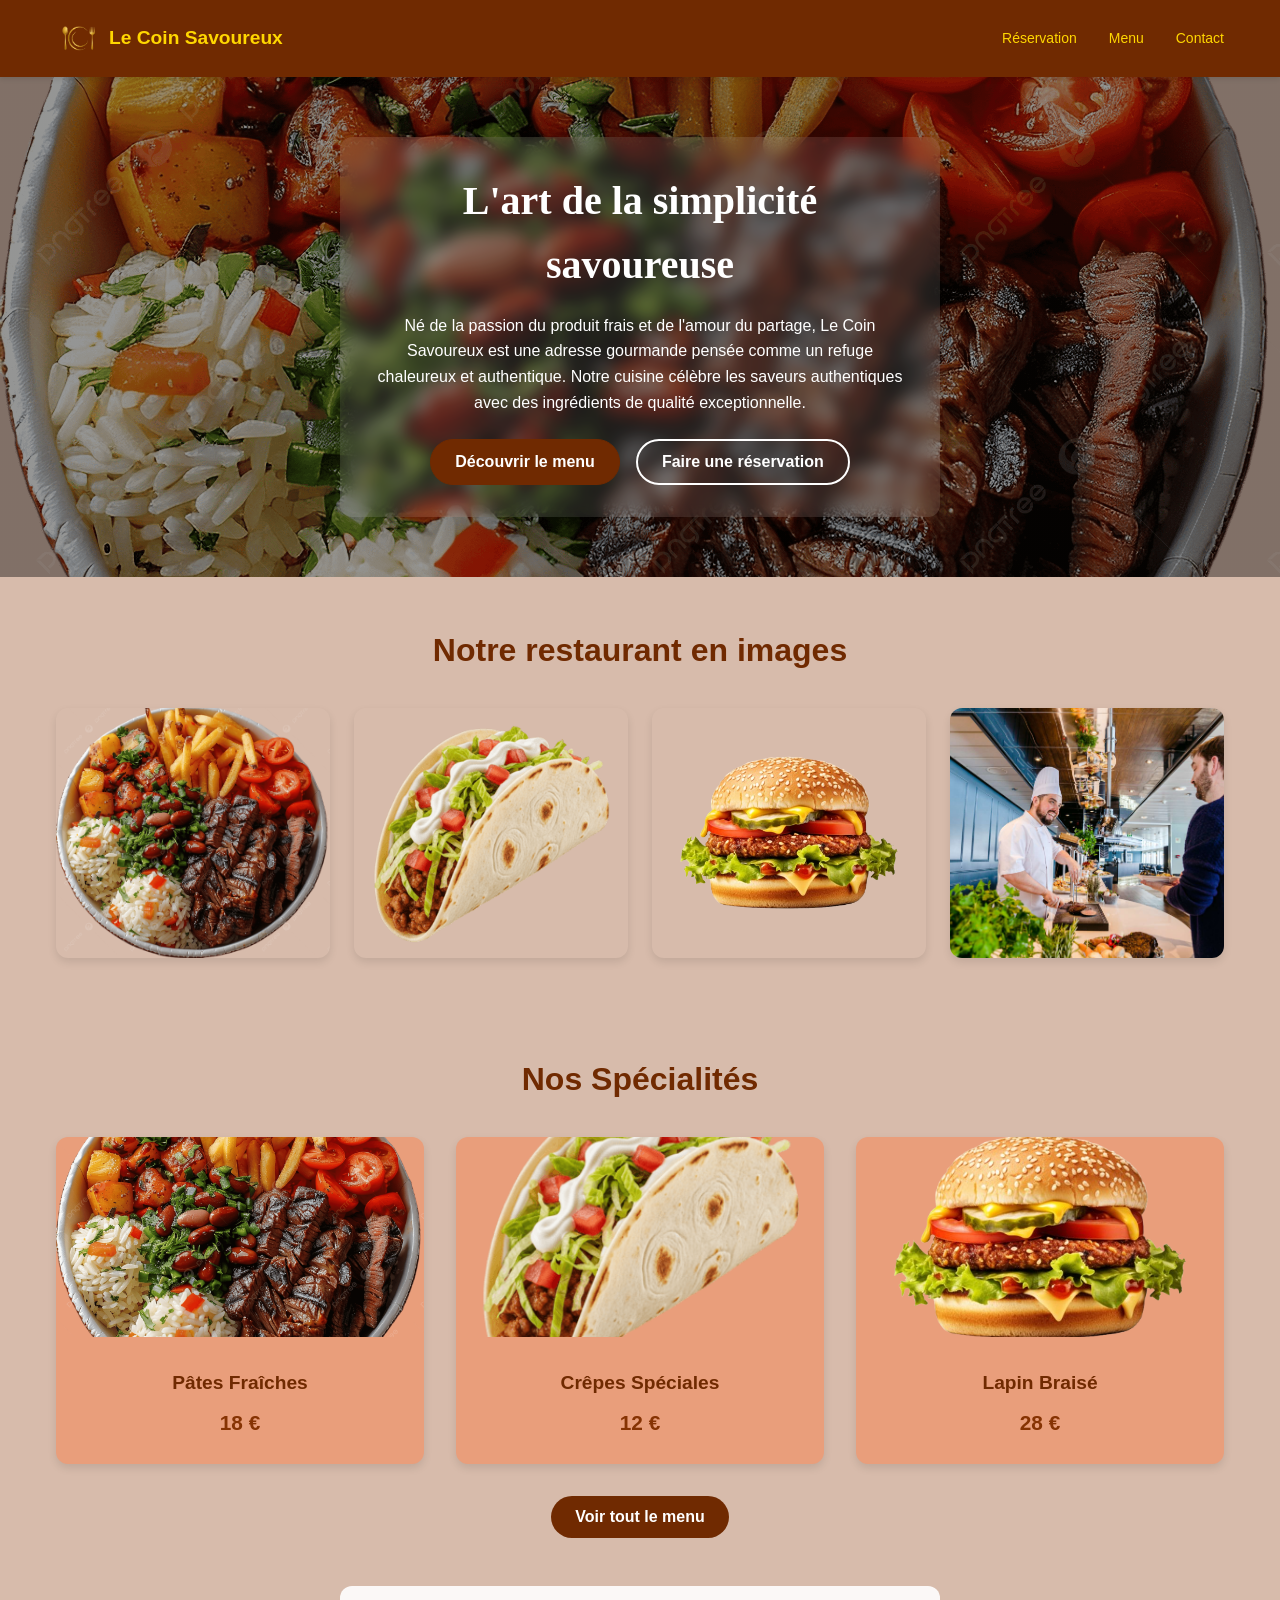
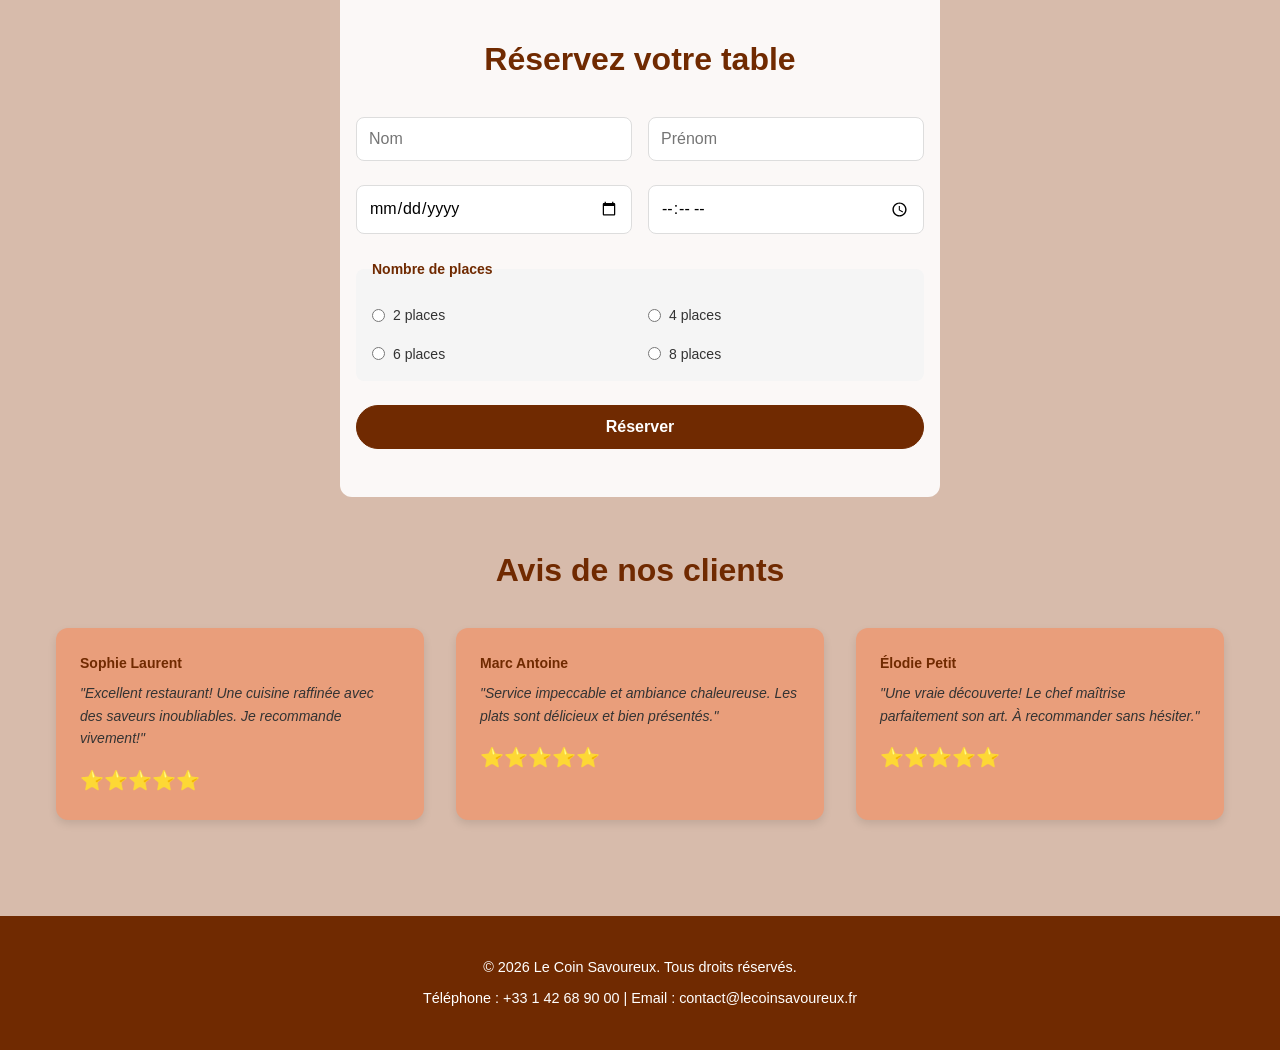
<file: index.html>
<!DOCTYPE html>
<html lang="fr">
<head>
    <meta charset="UTF-8">
    <meta name="viewport" content="width=device-width, initial-scale=1.0">
    <meta name="description" content="Le Coin Savoureux - Restaurant gastronomique français avec produits frais et de saison">
    <title>Le Coin Savoureux - Restaurant Gastronomique</title>
    <link rel="stylesheet" href="styles.css">
</head>
<body>
    <nav class="navbar">
        <div class="navbar-container">
            <div class="logo">
                <img src="log.png" alt="Logo Le Coin Savoureux">
                <p>Le Coin Savoureux</p>
            </div>
            <button class="menu-toggle" id="menuToggle" aria-label="Toggle menu">
                <span></span>
                <span></span>
                <span></span>
            </button>
            <ul class="nav-menu" id="navMenu">
                <li><a href="#order" class="nav-link">Réservation</a></li>
                <li><a href="menu.html" class="nav-link">Menu</a></li>
                <li><a href="contact.html" class="nav-link">Contact</a></li>
            </ul>
        </div>
    </nav>

    <section class="hero">
        <div class="hero-content">
            <h1>L'art de la simplicité savoureuse</h1>
            <p>Né de la passion du produit frais et de l'amour du partage, Le Coin Savoureux est une adresse gourmande pensée comme un refuge chaleureux et authentique. Notre cuisine célèbre les saveurs authentiques avec des ingrédients de qualité exceptionnelle.</p>
            <div class="hero-buttons">
                <button class="btn btn-primary" onclick="window.location.href='menu.html'">Découvrir le menu</button>
                <button class="btn btn-secondary" onclick="document.getElementById('order').scrollIntoView({behavior: 'smooth'})">Faire une réservation</button>
            </div>
        </div>
    </section>

    <section class="gallery-section">
        <h2>Notre restaurant en images</h2>
        <div class="gallery-grid">
            <img src="pngtree-delicious-african-food-png-image_16499233.png" alt="Plat africain délicieux">
            <img src="stuffed-tortilla-wrap-filled-vegetables-meat-casual-street-food-free-png.webp" alt="Wrap farci aux légumes et viande">
            <img src="tasty-veggie-burger-with-lettuce-hd-transparent-background-701751710854222jexbgxdzgh-removebg-preview.png" alt="Burger végétarien savoureux">
            <img src="QQL9344-1600px.jpg" alt="Présentation du plat">
        </div>
    </section>

    <section class="menu-preview-section">
        <h2>Nos Spécialités</h2>
        <div class="menu-preview">
            <div class="menu-card">
                <img src="pngtree-delicious-african-food-png-image_16499233.png" alt="Pâtes fraîches">
                <div class="menu-info">
                    <h3>Pâtes Fraîches</h3>
                    <p class="price">18 €</p>
                </div>
            </div>
            <div class="menu-card">
                <img src="stuffed-tortilla-wrap-filled-vegetables-meat-casual-street-food-free-png.webp" alt="Crêpes spéciales">
                <div class="menu-info">
                    <h3>Crêpes Spéciales</h3>
                    <p class="price">12 €</p>
                </div>
            </div>
            <div class="menu-card">
                <img src="tasty-veggie-burger-with-lettuce-hd-transparent-background-701751710854222jexbgxdzgh-removebg-preview.png" alt="Lapin braisé">
                <div class="menu-info">
                    <h3>Lapin Braisé</h3>
                    <p class="price">28 €</p>
                </div>
            </div>
        </div>
        <div class="btn-container">
            <button class="btn btn-see-more" onclick="window.location.href='menu.html'">Voir tout le menu</button>
        </div>
    </section>

    <section class="reservation-section" id="order">
        <h2>Réservez votre table</h2>
        <form class="reservation-form">
            <div class="form-group">
                <input type="text" placeholder="Nom" required aria-label="Votre nom">
                <input type="text" placeholder="Prénom" required aria-label="Votre prénom">
            </div>
            <div class="form-group">
                <input type="date" required aria-label="Date de réservation">
                <input type="time" required aria-label="Heure de réservation">
            </div>
            <fieldset class="form-group seats">
                <legend>Nombre de places</legend>
                <div class="radio-group">
                    <label><input type="radio" name="seats" value="2"> 2 places</label>
                    <label><input type="radio" name="seats" value="4"> 4 places</label>
                    <label><input type="radio" name="seats" value="6"> 6 places</label>
                    <label><input type="radio" name="seats" value="8"> 8 places</label>
                </div>
            </fieldset>
            <button type="submit" class="btn btn-primary">Réserver</button>
        </form>
    </section>

    <section class="reviews-section">
        <h2>Avis de nos clients</h2>
        <div class="reviews-grid">
            <div class="review-card">
                <p class="reviewer-name">Sophie Laurent</p>
                <p class="review-text">"Excellent restaurant! Une cuisine raffinée avec des saveurs inoubliables. Je recommande vivement!"</p>
                <p class="rating">⭐⭐⭐⭐⭐</p>
            </div>
            <div class="review-card">
                <p class="reviewer-name">Marc Antoine</p>
                <p class="review-text">"Service impeccable et ambiance chaleureuse. Les plats sont délicieux et bien présentés."</p>
                <p class="rating">⭐⭐⭐⭐⭐</p>
            </div>
            <div class="review-card">
                <p class="reviewer-name">Élodie Petit</p>
                <p class="review-text">"Une vraie découverte! Le chef maîtrise parfaitement son art. À recommander sans hésiter."</p>
                <p class="rating">⭐⭐⭐⭐⭐</p>
            </div>
        </div>
    </section>

    <footer>
        <p>&copy; 2026 Le Coin Savoureux. Tous droits réservés.</p>
        <p>Téléphone : +33 1 42 68 90 00 | Email : contact@lecoinsavoureux.fr</p>
    </footer>

    <script>
        // Mobile menu toggle
        const menuToggle = document.getElementById('menuToggle');
        const navMenu = document.getElementById('navMenu');
        
        menuToggle.addEventListener('click', () => {
            navMenu.classList.toggle('active');
        });

        // Close menu when clicking on links
        document.querySelectorAll('.nav-link').forEach(link => {
            link.addEventListener('click', () => {
                navMenu.classList.remove('active');
            });
        });
    </script>
</body>
</html>
</file>
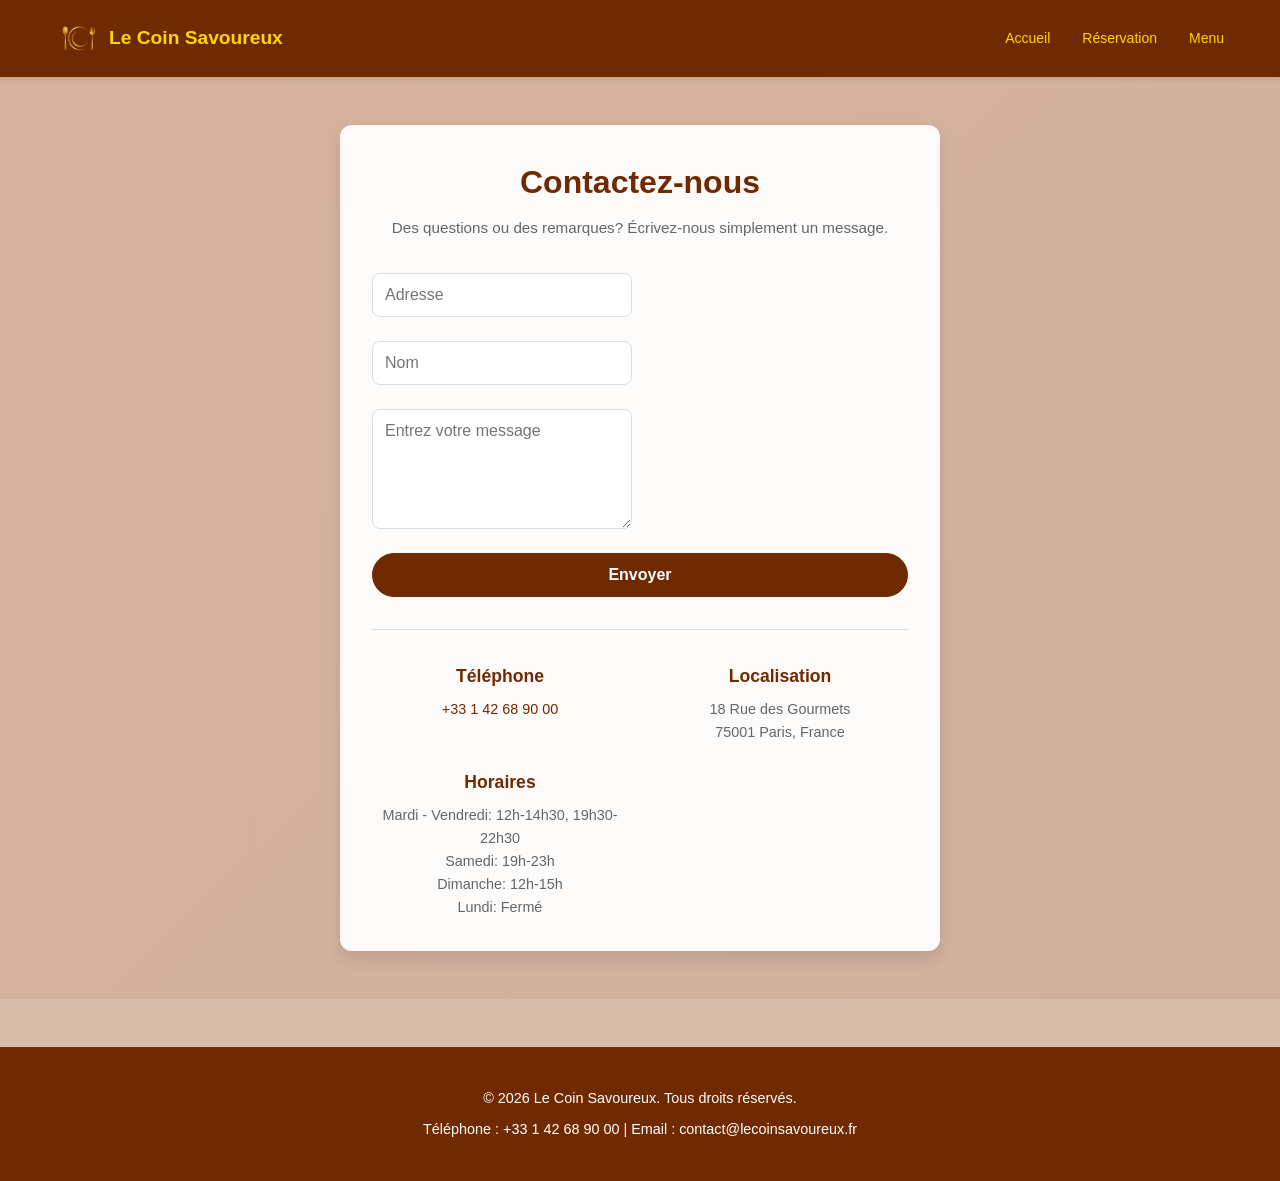
<file: contact.html>
<!DOCTYPE html>
<html lang="fr">
<head>
    <meta charset="UTF-8">
    <meta name="viewport" content="width=device-width, initial-scale=1.0">
    <meta name="description" content="Contactez Le Coin Savoureux - Restaurant gastronomique">
    <title>Contact - Le Coin Savoureux</title>
    <link rel="stylesheet" href="styles.css">
    <link rel="stylesheet" href="contact.css">
</head>
<body>
    <nav class="navbar">
        <div class="navbar-container">
            <div class="logo">
                <img src="log.png" alt="Logo Le Coin Savoureux">
                <p>Le Coin Savoureux</p>
            </div>
            <button class="menu-toggle" id="menuToggle" aria-label="Toggle menu">
                <span></span>
                <span></span>
                <span></span>
            </button>
            <ul class="nav-menu" id="navMenu">
                <li><a href="index.html" class="nav-link">Accueil</a></li>
                <li><a href="index.html#order" class="nav-link">Réservation</a></li>
                <li><a href="menu.html" class="nav-link">Menu</a></li>
            </ul>
        </div>
    </nav>

    <section class="contact-section">
        <div class="contact-container">
            <h1>Contactez-nous</h1>
            <p class="contact-intro">Des questions ou des remarques? Écrivez-nous simplement un message.</p>

            <form class="contact-form" id="contactForm">
                <div class="form-group">
                    <input type="text" placeholder="Adresse" required aria-label="Votre adresse email">
                </div>
                <div class="form-group">
                    <input type="text" placeholder="Nom" required aria-label="Votre nom">
                </div>
                <div class="form-group">
                    <textarea placeholder="Entrez votre message" rows="5" required aria-label="Votre message"></textarea>
                </div>
                <button type="submit" class="btn btn-primary">Envoyer</button>
            </form>

            <div class="contact-info">
                <div class="info-block">
                    <h3>Téléphone</h3>
                    <p><a href="tel:+33142689000">+33 1 42 68 90 00</a></p>
                </div>
                <div class="info-block">
                    <h3>Localisation</h3>
                    <p>18 Rue des Gourmets<br>75001 Paris, France</p>
                </div>
                <div class="info-block">
                    <h3>Horaires</h3>
                    <p>Mardi - Vendredi: 12h-14h30, 19h30-22h30<br>Samedi: 19h-23h<br>Dimanche: 12h-15h<br>Lundi: Fermé</p>
                </div>
            </div>
        </div>
    </section>

    <footer>
        <p>&copy; 2026 Le Coin Savoureux. Tous droits réservés.</p>
        <p>Téléphone : +33 1 42 68 90 00 | Email : contact@lecoinsavoureux.fr</p>
    </footer>

    <script>
        // Mobile menu toggle
        const menuToggle = document.getElementById('menuToggle');
        const navMenu = document.getElementById('navMenu');
        
        menuToggle.addEventListener('click', () => {
            navMenu.classList.toggle('active');
        });

        // Close menu when clicking on links
        document.querySelectorAll('.nav-link').forEach(link => {
            link.addEventListener('click', () => {
                navMenu.classList.remove('active');
            });
        });

        // Form submission
        document.getElementById('contactForm').addEventListener('submit', function(e) {
            e.preventDefault();
            alert('Merci pour votre message! Nous vous recontacterons bientôt.');
            this.reset();
        });
    </script>
</body>
</html>
</file>
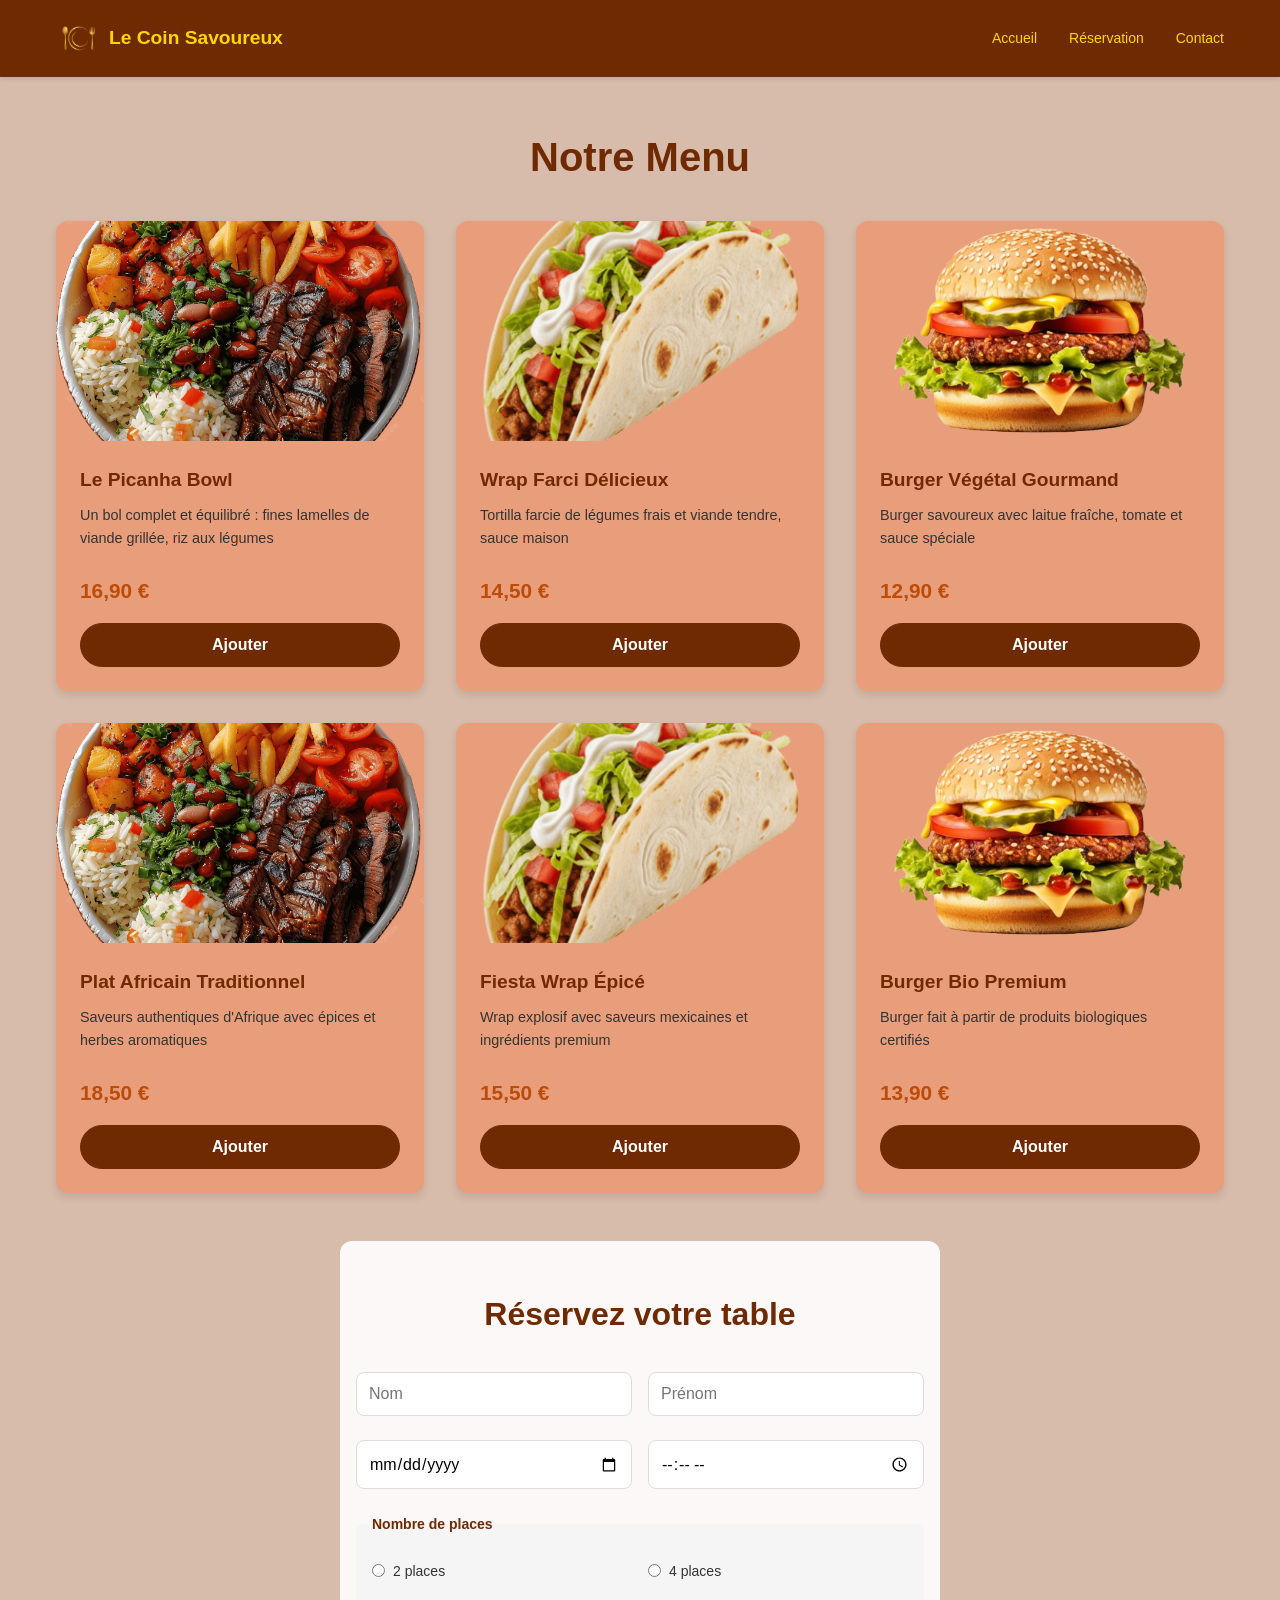
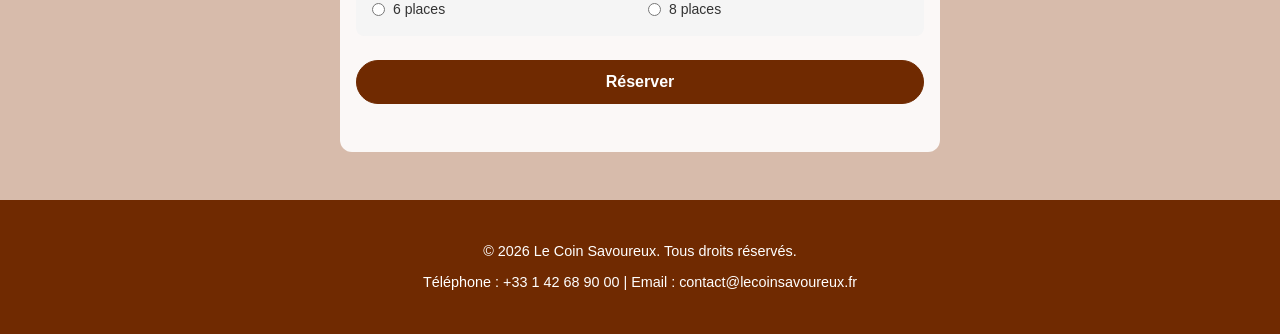
<file: menu.html>
<!DOCTYPE html>
<html lang="fr">
<head>
    <meta charset="UTF-8">
    <meta name="viewport" content="width=device-width, initial-scale=1.0">
    <meta name="description" content="Menu complet du Coin Savoureux - Restaurant gastronomique">
    <title>Menu - Le Coin Savoureux</title>
    <link rel="stylesheet" href="styles.css">
    <link rel="stylesheet" href="menu.css">
</head>
<body>
    <nav class="navbar">
        <div class="navbar-container">
            <div class="logo">
                <img src="log.png" alt="Logo Le Coin Savoureux">
                <p>Le Coin Savoureux</p>
            </div>
            <button class="menu-toggle" id="menuToggle" aria-label="Toggle menu">
                <span></span>
                <span></span>
                <span></span>
            </button>
            <ul class="nav-menu" id="navMenu">
                <li><a href="index.html" class="nav-link">Accueil</a></li>
                <li><a href="index.html#order" class="nav-link">Réservation</a></li>
                <li><a href="contact.html" class="nav-link">Contact</a></li>
            </ul>
        </div>
    </nav>

    <section class="menu-section">
        <h1>Notre Menu</h1>
        <div class="menu-grid">
            <div class="menu-item">
                <img src="pngtree-delicious-african-food-png-image_16499233.png" alt="Le Picanha Bowl">
                <div class="item-info">
                    <h3>Le Picanha Bowl</h3>
                    <p>Un bol complet et équilibré : fines lamelles de viande grillée, riz aux légumes</p>
                    <p class="price">16,90 €</p>
                    <button class="btn btn-primary">Ajouter</button>
                </div>
            </div>

            <div class="menu-item">
                <img src="stuffed-tortilla-wrap-filled-vegetables-meat-casual-street-food-free-png.webp" alt="Wrap Farci">
                <div class="item-info">
                    <h3>Wrap Farci Délicieux</h3>
                    <p>Tortilla farcie de légumes frais et viande tendre, sauce maison</p>
                    <p class="price">14,50 €</p>
                    <button class="btn btn-primary">Ajouter</button>
                </div>
            </div>

            <div class="menu-item">
                <img src="tasty-veggie-burger-with-lettuce-hd-transparent-background-701751710854222jexbgxdzgh-removebg-preview.png" alt="Burger Végétal">
                <div class="item-info">
                    <h3>Burger Végétal Gourmand</h3>
                    <p>Burger savoureux avec laitue fraîche, tomate et sauce spéciale</p>
                    <p class="price">12,90 €</p>
                    <button class="btn btn-primary">Ajouter</button>
                </div>
            </div>

            <div class="menu-item">
                <img src="pngtree-delicious-african-food-png-image_16499233.png" alt="Plat Africain">
                <div class="item-info">
                    <h3>Plat Africain Traditionnel</h3>
                    <p>Saveurs authentiques d'Afrique avec épices et herbes aromatiques</p>
                    <p class="price">18,50 €</p>
                    <button class="btn btn-primary">Ajouter</button>
                </div>
            </div>

            <div class="menu-item">
                <img src="stuffed-tortilla-wrap-filled-vegetables-meat-casual-street-food-free-png.webp" alt="Fiesta Wrap">
                <div class="item-info">
                    <h3>Fiesta Wrap Épicé</h3>
                    <p>Wrap explosif avec saveurs mexicaines et ingrédients premium</p>
                    <p class="price">15,50 €</p>
                    <button class="btn btn-primary">Ajouter</button>
                </div>
            </div>

            <div class="menu-item">
                <img src="tasty-veggie-burger-with-lettuce-hd-transparent-background-701751710854222jexbgxdzgh-removebg-preview.png" alt="Burger Bio">
                <div class="item-info">
                    <h3>Burger Bio Premium</h3>
                    <p>Burger fait à partir de produits biologiques certifiés</p>
                    <p class="price">13,90 €</p>
                    <button class="btn btn-primary">Ajouter</button>
                </div>
            </div>
        </div>
    </section>

    <section class="reservation-section" id="order">
        <h2>Réservez votre table</h2>
        <form class="reservation-form">
            <div class="form-group">
                <input type="text" placeholder="Nom" required aria-label="Votre nom">
                <input type="text" placeholder="Prénom" required aria-label="Votre prénom">
            </div>
            <div class="form-group">
                <input type="date" required aria-label="Date de réservation">
                <input type="time" required aria-label="Heure de réservation">
            </div>
            <fieldset class="form-group seats">
                <legend>Nombre de places</legend>
                <div class="radio-group">
                    <label><input type="radio" name="seats" value="2"> 2 places</label>
                    <label><input type="radio" name="seats" value="4"> 4 places</label>
                    <label><input type="radio" name="seats" value="6"> 6 places</label>
                    <label><input type="radio" name="seats" value="8"> 8 places</label>
                </div>
            </fieldset>
            <button type="submit" class="btn btn-primary">Réserver</button>
        </form>
    </section>

    <footer>
        <p>&copy; 2026 Le Coin Savoureux. Tous droits réservés.</p>
        <p>Téléphone : +33 1 42 68 90 00 | Email : contact@lecoinsavoureux.fr</p>
    </footer>

    <script>
        // Mobile menu toggle
        const menuToggle = document.getElementById('menuToggle');
        const navMenu = document.getElementById('navMenu');
        
        menuToggle.addEventListener('click', () => {
            navMenu.classList.toggle('active');
        });

        // Close menu when clicking on links
        document.querySelectorAll('.nav-link').forEach(link => {
            link.addEventListener('click', () => {
                navMenu.classList.remove('active');
            });
        });
    </script>
</body>
</html>
</file>
<file: styles.css>
:root {
    --primary-color: #702a01;
    --secondary-color: #863303;
    --accent-color: #bd4b09;
    --text-light: #f7f4f4;
    --text-dark: #333;
    --bg-light: #86330354;
    --border-radius: 12px;
}

* {
    margin: 0;
    padding: 0;
    box-sizing: border-box;
}

html {
    scroll-behavior: smooth;
}

body {
    font-family: 'Poppins', sans-serif;
    font-size: 14px;
    background-color: var(--bg-light);
    color: var(--text-dark);
    line-height: 1.6;
}

/* Navigation */
.navbar {
    background-color: var(--primary-color);
    color: gold;
    padding: 0;
    position: sticky;
    top: 0;
    z-index: 100;
    box-shadow: 0 2px 5px rgba(0, 0, 0, 0.1);
}

.navbar-container {
    max-width: 1200px;
    margin: 0 auto;
    display: flex;
    justify-content: space-between;
    align-items: center;
    padding: 1rem;
}

.logo {
    display: flex;
    align-items: center;
    gap: 0.5rem;
    font-weight: bold;
    font-size: 1.2rem;
}

.logo img {
    height: 45px;
    width: auto;
}

.menu-toggle {
    display: none;
    background: none;
    border: none;
    cursor: pointer;
    flex-direction: column;
    gap: 5px;
}

.menu-toggle span {
    width: 25px;
    height: 3px;
    background-color: gold;
    border-radius: 2px;
    transition: 0.3s;
}

.nav-menu {
    display: flex;
    gap: 2rem;
    list-style: none;
}

.nav-link {
    color: gold;
    text-decoration: none;
    transition: color 0.3s;
}

.nav-link:hover {
    color: #fff;
}

/* Hero Section */
.hero {
    background: linear-gradient(rgba(0, 0, 0, 0.4), rgba(0, 0, 0, 0.4)), url('pngtree-delicious-african-food-png-image_16499233.png');
    background-size: cover;
    background-position: center;
    min-height: 500px;
    display: flex;
    align-items: center;
    justify-content: center;
    color: white;
    text-align: center;
    padding: 2rem;
}

.hero-content {
    background: rgba(255, 255, 255, 0.1);
    backdrop-filter: blur(8px);
    padding: 2rem;
    border-radius: var(--border-radius);
    max-width: 600px;
    box-shadow: 0 8px 32px rgba(0, 0, 0, 0.1);
}

.hero-content h1 {
    font-size: 2.5rem;
    margin-bottom: 1rem;
    font-family: 'Satisfy', cursive;
}

.hero-content p {
    font-size: 1rem;
    margin-bottom: 1.5rem;
    line-height: 1.6;
}

.hero-buttons {
    display: flex;
    gap: 1rem;
    flex-wrap: wrap;
    justify-content: center;
}

/* Buttons */
.btn {
    border: none;
    border-radius: 25px;
    padding: 0.75rem 1.5rem;
    font-size: 1rem;
    cursor: pointer;
    transition: all 0.3s;
    font-weight: 600;
}

.btn-primary {
    background-color: var(--primary-color);
    color: white;
    border: 1px solid var(--primary-color);
}

.btn-primary:hover {
    background-color: var(--secondary-color);
    transform: translateY(-2px);
}

.btn-secondary {
    background-color: transparent;
    color: white;
    border: 2px solid white;
}

.btn-secondary:hover {
    background-color: white;
    color: var(--primary-color);
}

.btn-see-more {
    background-color: var(--primary-color);
    color: white;
}

/* Gallery Section */
.gallery-section {
    padding: 3rem 1rem;
    max-width: 1200px;
    margin: 0 auto;
}

.gallery-section h2,
.menu-preview-section h2,
.reservation-section h2,
.reviews-section h2 {
    text-align: center;
    color: var(--primary-color);
    margin-bottom: 2rem;
    font-size: 2rem;
}

.gallery-grid {
    display: grid;
    grid-template-columns: repeat(auto-fit, minmax(250px, 1fr));
    gap: 1.5rem;
}

.gallery-grid img {
    width: 100%;
    height: 250px;
    object-fit: cover;
    border-radius: var(--border-radius);
    transition: transform 0.3s, box-shadow 0.3s;
    box-shadow: 0 4px 8px rgba(0, 0, 0, 0.1);
}

.gallery-grid img:hover {
    transform: scale(1.05);
    box-shadow: 0 8px 16px rgba(0, 0, 0, 0.2);
}

/* Menu Preview */
.menu-preview-section {
    padding: 3rem 1rem;
    max-width: 1200px;
    margin: 0 auto;
}

.menu-preview {
    display: grid;
    grid-template-columns: repeat(auto-fit, minmax(250px, 1fr));
    gap: 2rem;
    margin-bottom: 2rem;
}

.menu-card {
    background-color: #e99e7b;
    border-radius: var(--border-radius);
    overflow: hidden;
    transition: transform 0.3s, box-shadow 0.3s;
    box-shadow: 0 4px 8px rgba(0, 0, 0, 0.1);
}

.menu-card:hover {
    transform: translateY(-5px);
    box-shadow: 0 8px 16px rgba(0, 0, 0, 0.2);
}

.menu-card img {
    width: 100%;
    height: 200px;
    object-fit: cover;
}

.menu-info {
    padding: 1.5rem;
    text-align: center;
}

.menu-info h3 {
    color: var(--primary-color);
    margin-bottom: 0.5rem;
    font-size: 1.2rem;
}

.price {
    color: var(--secondary-color);
    font-weight: bold;
    font-size: 1.3rem;
}

.btn-container {
    text-align: center;
}

/* Reservation Section */
.reservation-section {
    padding: 3rem 1rem;
    max-width: 600px;
    margin: 0 auto;
    background-color: rgba(255, 255, 255, 0.9);
    border-radius: var(--border-radius);
}

.reservation-form {
    display: flex;
    flex-direction: column;
    gap: 1.5rem;
}

.form-group {
    display: grid;
    grid-template-columns: 1fr 1fr;
    gap: 1rem;
}

.form-group.seats {
    grid-template-columns: 1fr;
    border: none;
    background-color: #f5f5f5;
    padding: 1rem;
    border-radius: 8px;
}

.form-group.seats legend {
    font-weight: bold;
    margin-bottom: 0.5rem;
    color: var(--primary-color);
}

.radio-group {
    display: grid;
    grid-template-columns: repeat(2, 1fr);
    gap: 1rem;
}

.radio-group label {
    display: flex;
    align-items: center;
    gap: 0.5rem;
    cursor: pointer;
}

.radio-group input[type="radio"] {
    cursor: pointer;
}

input[type="text"],
input[type="date"],
input[type="time"],
textarea {
    padding: 0.75rem;
    border: 1px solid #ddd;
    border-radius: 8px;
    font-family: inherit;
    font-size: 1rem;
    transition: border-color 0.3s;
}

input[type="text"]:focus,
input[type="date"]:focus,
input[type="time"]:focus,
textarea:focus {
    outline: none;
    border-color: var(--primary-color);
    box-shadow: 0 0 5px rgba(112, 42, 1, 0.2);
}

/* Reviews Section */
.reviews-section {
    padding: 3rem 1rem;
    max-width: 1200px;
    margin: 0 auto;
}

.reviews-grid {
    display: grid;
    grid-template-columns: repeat(auto-fit, minmax(300px, 1fr));
    gap: 2rem;
}

.review-card {
    background-color: #e99e7b;
    padding: 1.5rem;
    border-radius: var(--border-radius);
    box-shadow: 0 4px 8px rgba(0, 0, 0, 0.1);
    transition: transform 0.3s;
}

.review-card:hover {
    transform: translateY(-5px);
}

.reviewer-name {
    font-weight: bold;
    color: var(--primary-color);
    margin-bottom: 0.5rem;
}

.review-text {
    font-style: italic;
    color: #333;
    margin-bottom: 1rem;
}

.rating {
    font-size: 1.2rem;
}

/* Footer */
footer {
    background-color: var(--primary-color);
    color: white;
    text-align: center;
    padding: 2rem 1rem;
    margin-top: 3rem;
}

footer p {
    margin: 0.5rem 0;
    font-size: 0.9rem;
}

/* Responsive Design */
@media (max-width: 768px) {
    .menu-toggle {
        display: flex;
    }

    .nav-menu {
        position: absolute;
        top: 60px;
        left: 0;
        width: 100%;
        flex-direction: column;
        background-color: var(--primary-color);
        gap: 0;
        max-height: 0;
        overflow: hidden;
        transition: max-height 0.3s;
    }

    .nav-menu.active {
        max-height: 300px;
    }

    .nav-menu li {
        padding: 1rem;
        border-bottom: 1px solid rgba(255, 255, 255, 0.1);
    }

    .hero-content h1 {
        font-size: 1.8rem;
    }

    .hero-buttons {
        flex-direction: column;
    }

    .btn {
        width: 100%;
    }

    .form-group {
        grid-template-columns: 1fr;
    }

    .gallery-grid,
    .menu-preview,
    .reviews-grid {
        grid-template-columns: 1fr;
    }
}

@media (max-width: 480px) {
    .navbar-container {
        padding: 0.75rem;
    }

    .logo {
        font-size: 1rem;
    }

    .logo img {
        height: 35px;
    }

    .hero {
        min-height: 350px;
    }

    .hero-content {
        padding: 1.5rem;
    }

    .hero-content h1 {
        font-size: 1.5rem;
    }

    .hero-content p {
        font-size: 0.9rem;
    }

    h2 {
        font-size: 1.5rem;
    }

    .gallery-section,
    .menu-preview-section,
    .reviews-section {
        padding: 2rem 0.5rem;
    }
}
</file>
<file: contact.css>
.contact-section {
    padding: 3rem 1rem;
    min-height: 600px;
    background: linear-gradient(135deg, rgba(200, 100, 50, 0.1) 0%, rgba(150, 80, 30, 0.1) 100%);
}

.contact-container {
    max-width: 600px;
    margin: 0 auto;
    background-color: rgba(255, 255, 255, 0.95);
    padding: 2rem;
    border-radius: 12px;
    box-shadow: 0 8px 16px rgba(0, 0, 0, 0.1);
}

.contact-container h1 {
    text-align: center;
    color: #702a01;
    margin-bottom: 0.5rem;
    font-size: 2rem;
}

.contact-intro {
    text-align: center;
    color: #666;
    margin-bottom: 2rem;
    font-size: 0.95rem;
}

.contact-form {
    display: flex;
    flex-direction: column;
    gap: 1.5rem;
    margin-bottom: 2rem;
}

.contact-form input[type="text"],
.contact-form textarea {
    width: 100%;
    padding: 0.75rem;
    border: 1px solid #ddd;
    border-radius: 8px;
    font-family: inherit;
    font-size: 1rem;
    transition: border-color 0.3s;
}

.contact-form input[type="text"]:focus,
.contact-form textarea:focus {
    outline: none;
    border-color: #702a01;
    box-shadow: 0 0 5px rgba(112, 42, 1, 0.2);
}

.contact-form textarea {
    resize: vertical;
    min-height: 120px;
}

.contact-form .btn {
    width: 100%;
}

.contact-info {
    display: grid;
    grid-template-columns: repeat(auto-fit, minmax(200px, 1fr));
    gap: 1.5rem;
    border-top: 1px solid #ddd;
    padding-top: 2rem;
}

.info-block {
    text-align: center;
}

.info-block h3 {
    color: #702a01;
    margin-bottom: 0.5rem;
    font-size: 1.1rem;
}

.info-block p {
    color: #666;
    font-size: 0.9rem;
    line-height: 1.6;
}

.info-block a {
    color: #702a01;
    text-decoration: none;
    transition: color 0.3s;
}

.info-block a:hover {
    color: #bd4b09;
    text-decoration: underline;
}

@media (max-width: 768px) {
    .contact-section {
        padding: 2rem 0.5rem;
    }

    .contact-container {
        padding: 1.5rem;
    }

    .contact-container h1 {
        font-size: 1.5rem;
    }
}

@media (max-width: 480px) {
    .contact-container {
        padding: 1rem;
    }

    .contact-info {
        grid-template-columns: 1fr;
    }
}
</file>
<file: menu.css>
.menu-section {
    padding: 3rem 1rem;
    max-width: 1200px;
    margin: 0 auto;
}

.menu-section h1 {
    text-align: center;
    color: #702a01;
    margin-bottom: 2rem;
    font-size: 2.5rem;
}

.menu-grid {
    display: grid;
    grid-template-columns: repeat(auto-fit, minmax(280px, 1fr));
    gap: 2rem;
}

.menu-item {
    background-color: #e99e7b;
    border-radius: 12px;
    overflow: hidden;
    box-shadow: 0 4px 8px rgba(0, 0, 0, 0.1);
    transition: transform 0.3s, box-shadow 0.3s;
    display: flex;
    flex-direction: column;
}

.menu-item:hover {
    transform: translateY(-8px);
    box-shadow: 0 8px 16px rgba(0, 0, 0, 0.2);
}

.menu-item img {
    width: 100%;
    height: 220px;
    object-fit: cover;
}

.item-info {
    padding: 1.5rem;
    display: flex;
    flex-direction: column;
    flex-grow: 1;
}

.item-info h3 {
    color: #702a01;
    margin-bottom: 0.5rem;
    font-size: 1.2rem;
}

.item-info p {
    color: #333;
    font-size: 0.9rem;
    margin-bottom: 0.5rem;
    flex-grow: 1;
}

.item-info .price {
    color: #bd4b09;
    font-weight: bold;
    font-size: 1.3rem;
    margin: 1rem 0 0.5rem 0;
}

.item-info .btn {
    width: 100%;
    margin-top: 0.5rem;
}

@media (max-width: 768px) {
    .menu-section h1 {
        font-size: 2rem;
    }

    .menu-grid {
        grid-template-columns: repeat(auto-fit, minmax(250px, 1fr));
        gap: 1.5rem;
    }
}

@media (max-width: 480px) {
    .menu-section {
        padding: 2rem 0.5rem;
    }

    .menu-grid {
        grid-template-columns: 1fr;
    }
}
</file>
